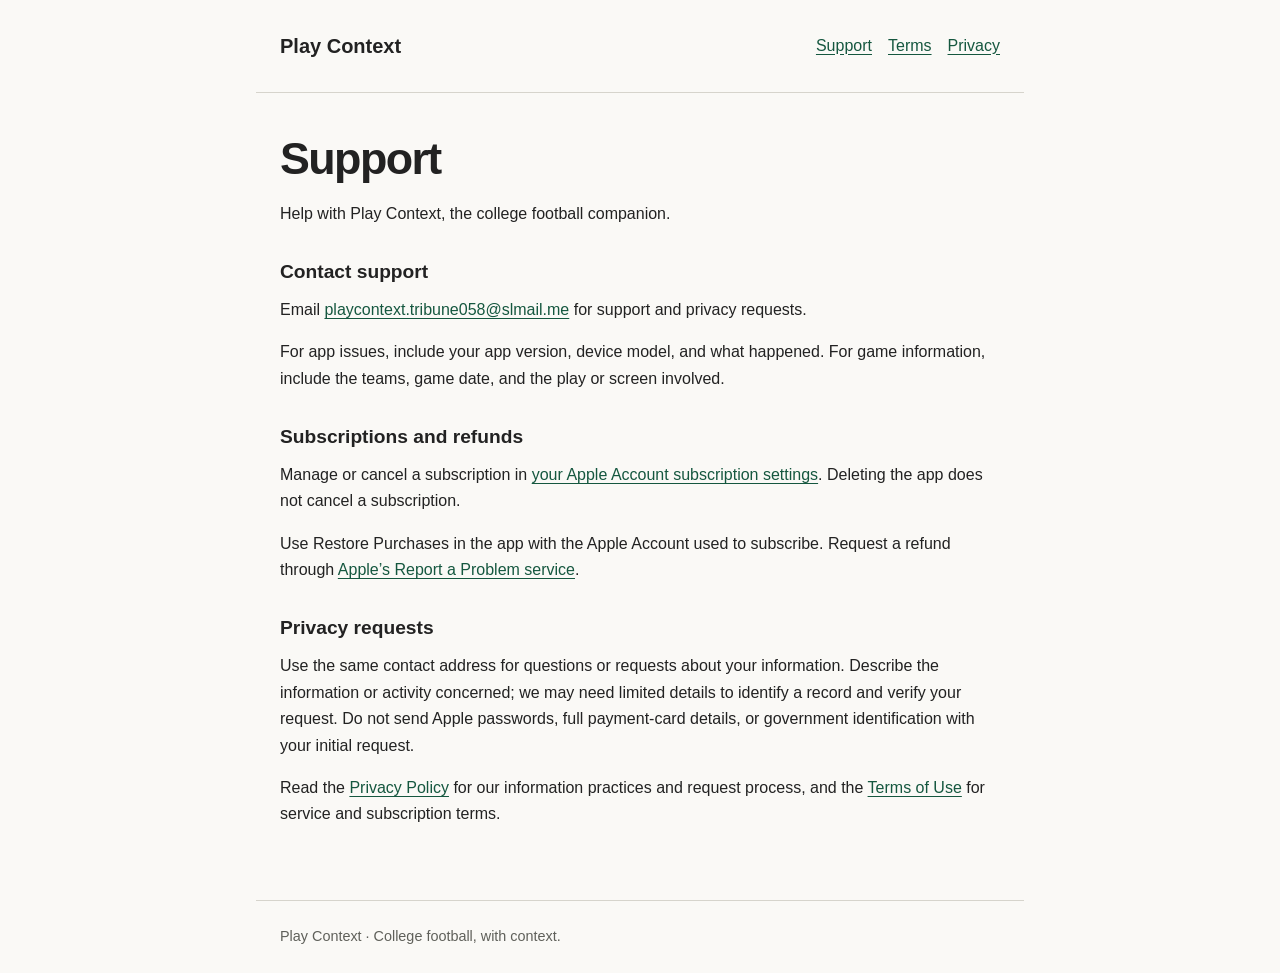
<file: index.html>
<!doctype html>
<html lang="en">
<head>
  <meta charset="utf-8">
  <meta name="viewport" content="width=device-width, initial-scale=1">
  <meta name="description" content="Support for Play Context, the college football companion.">
  <title>Support · Play Context</title>
  <link rel="stylesheet" href="styles.css">
</head>
<body>
  <a class="skip" href="#content">Skip to content</a>
  <header><a class="brand" href="index.html">Play Context</a>
    <nav aria-label="Main"><a href="index.html">Support</a><a href="terms.html">Terms</a><a href="privacy.html">Privacy</a></nav>
  </header>
  <main id="content">
    <h1>Support</h1>
    <p>Help with Play Context, the college football companion.</p>
    <section><h2>Contact support</h2><p>Email <a href="mailto:playcontext.tribune058@slmail.me">playcontext.tribune058@slmail.me</a> for support and privacy requests.</p><p>For app issues, include your app version, device model, and what happened. For game information, include the teams, game date, and the play or screen involved.</p></section>
    <section><h2>Subscriptions and refunds</h2><p>Manage or cancel a subscription in <a href="https://apps.apple.com/account/subscriptions">your Apple Account subscription settings</a>. Deleting the app does not cancel a subscription.</p><p>Use Restore Purchases in the app with the Apple Account used to subscribe. Request a refund through <a href="https://reportaproblem.apple.com/">Apple’s Report a Problem service</a>.</p></section>
    <section><h2>Privacy requests</h2><p>Use the same contact address for questions or requests about your information. Describe the information or activity concerned; we may need limited details to identify a record and verify your request. Do not send Apple passwords, full payment-card details, or government identification with your initial request.</p><p>Read the <a href="privacy.html">Privacy Policy</a> for our information practices and request process, and the <a href="terms.html">Terms of Use</a> for service and subscription terms.</p></section>
  </main>
  <footer>Play Context · College football, with context.</footer>
</body>
</html>
</file>
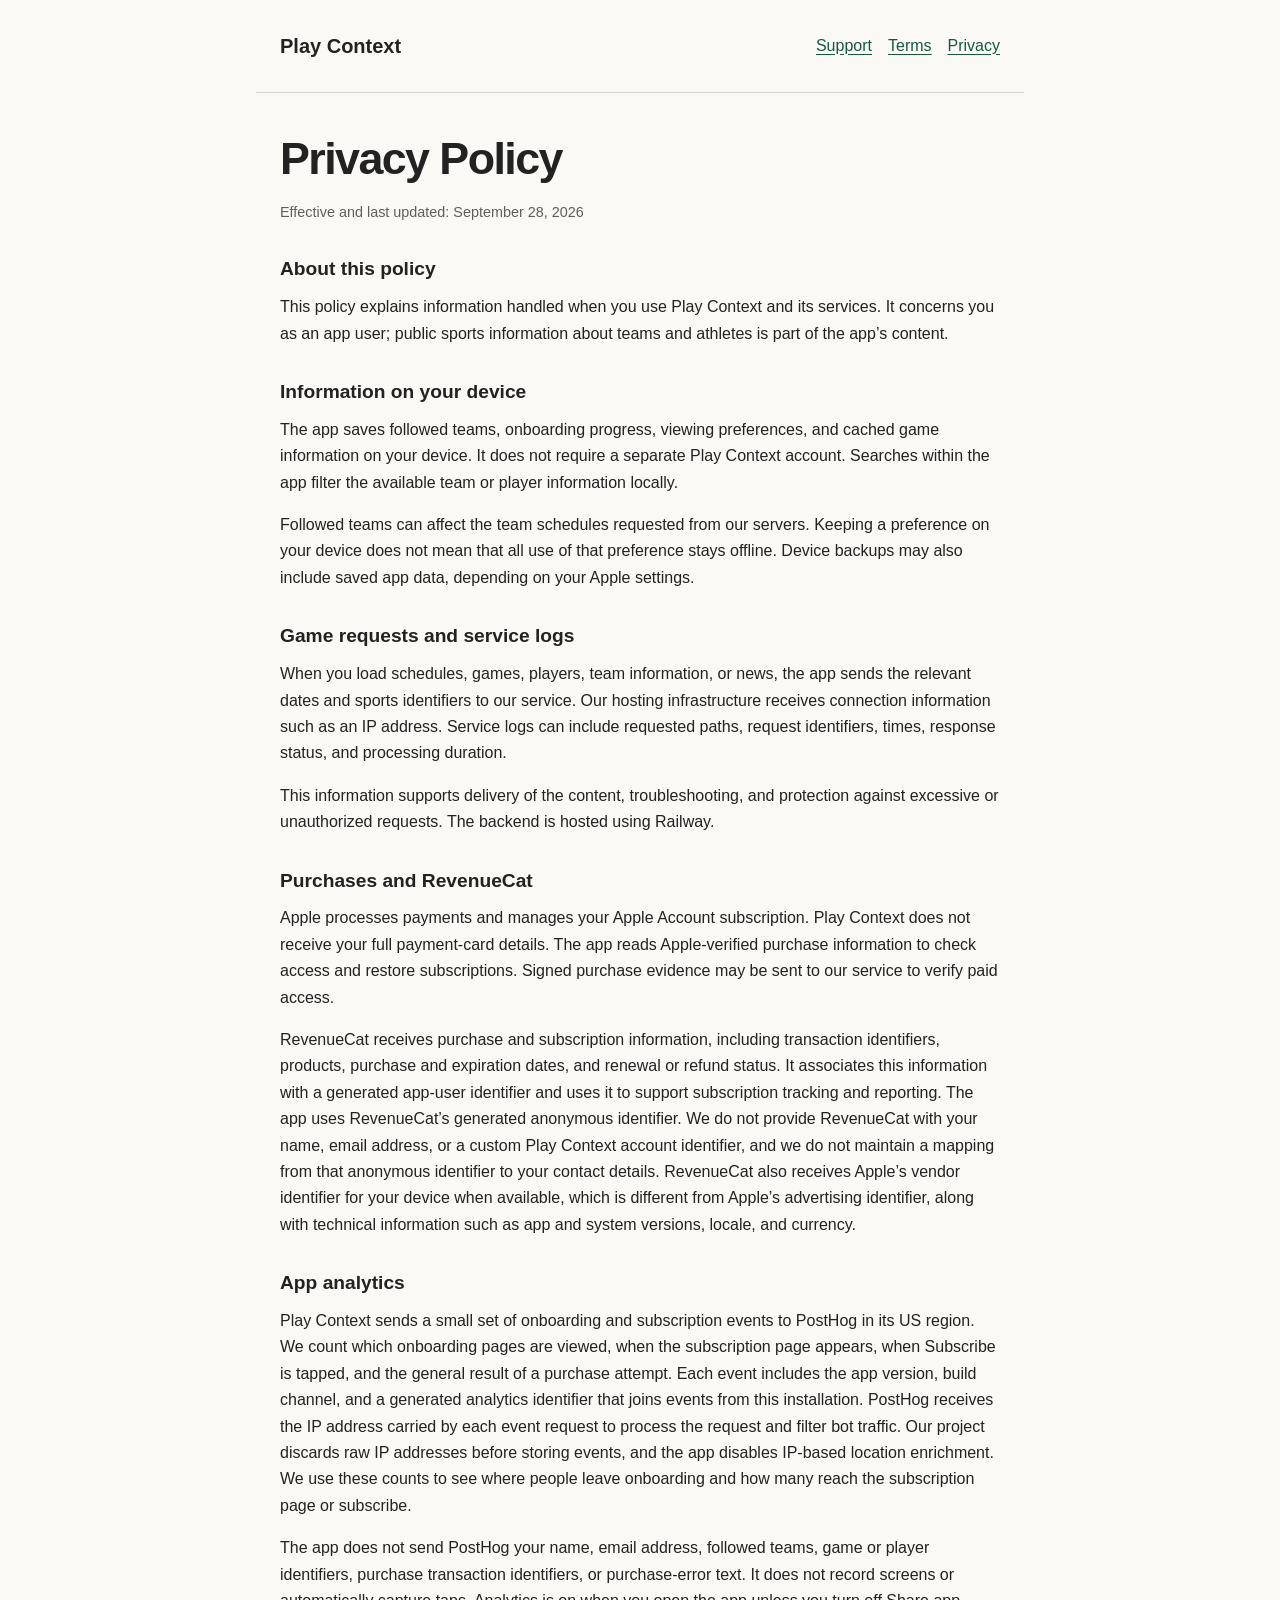
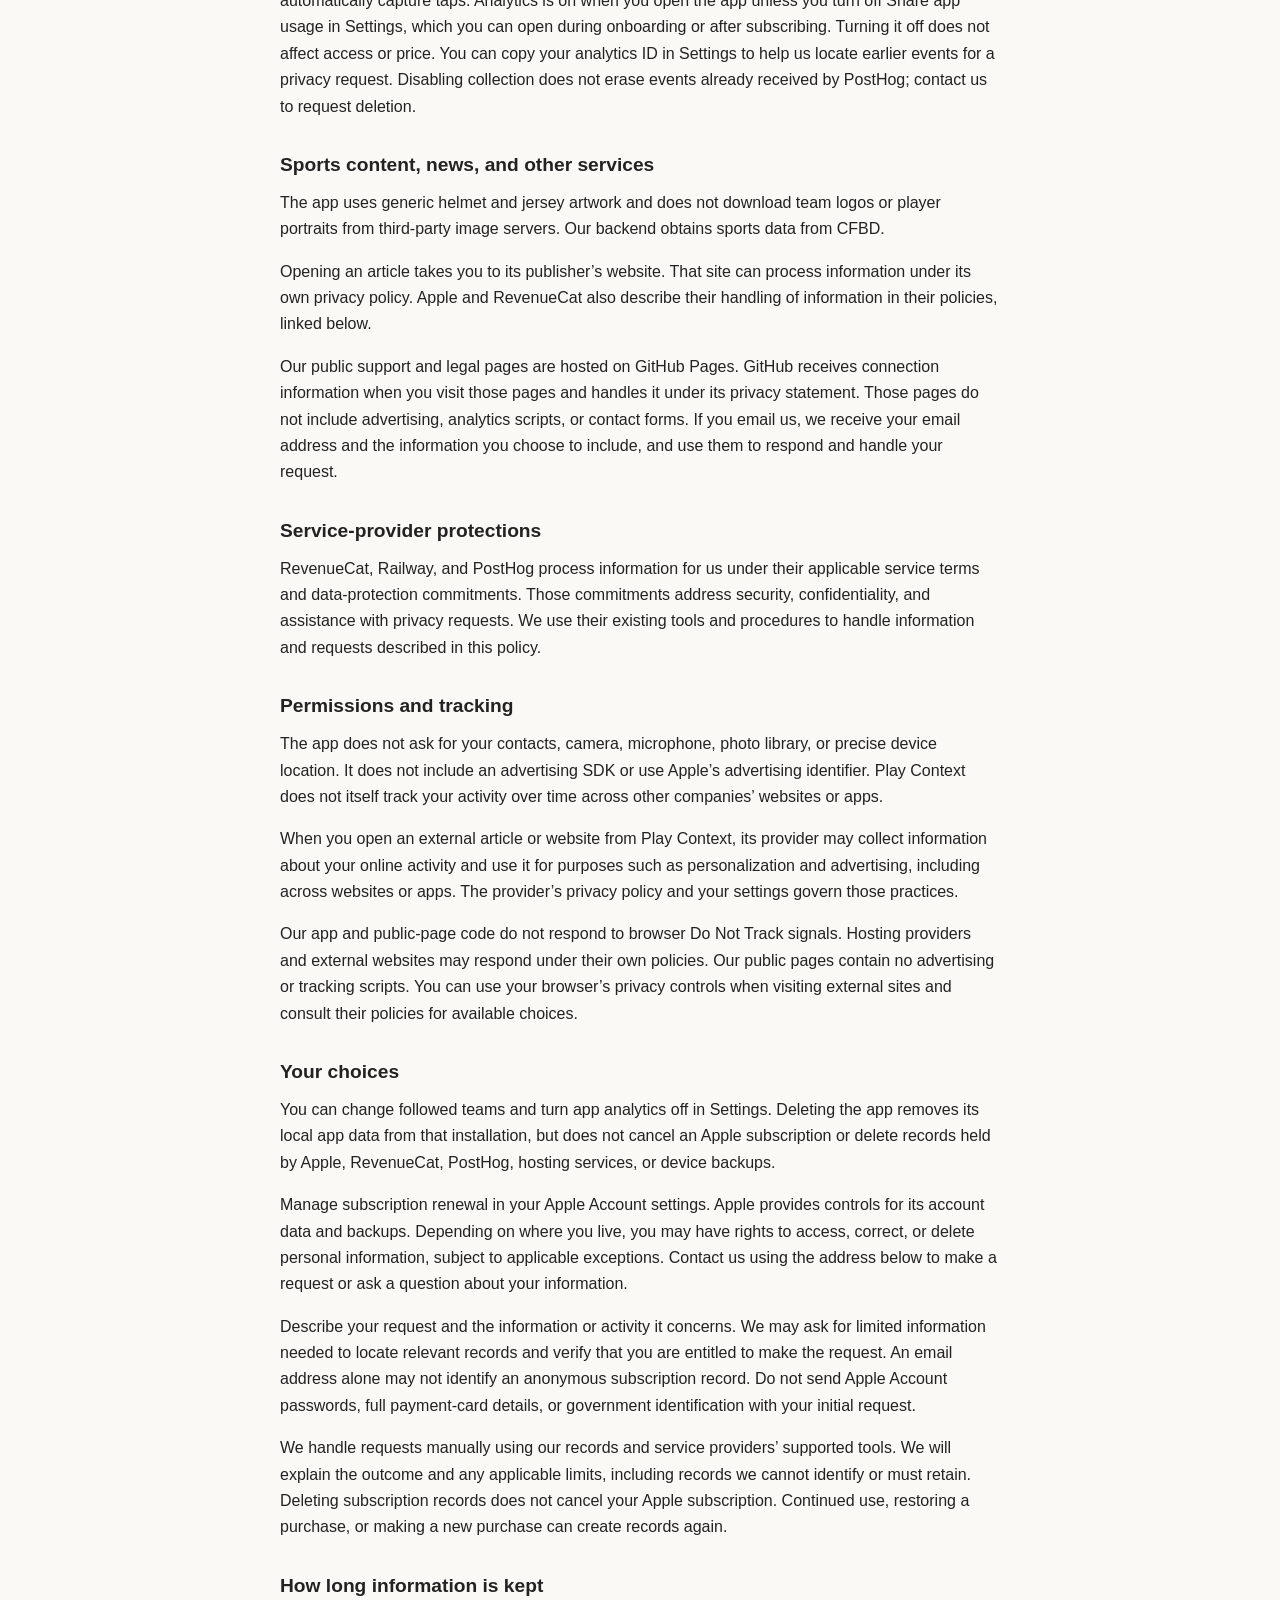
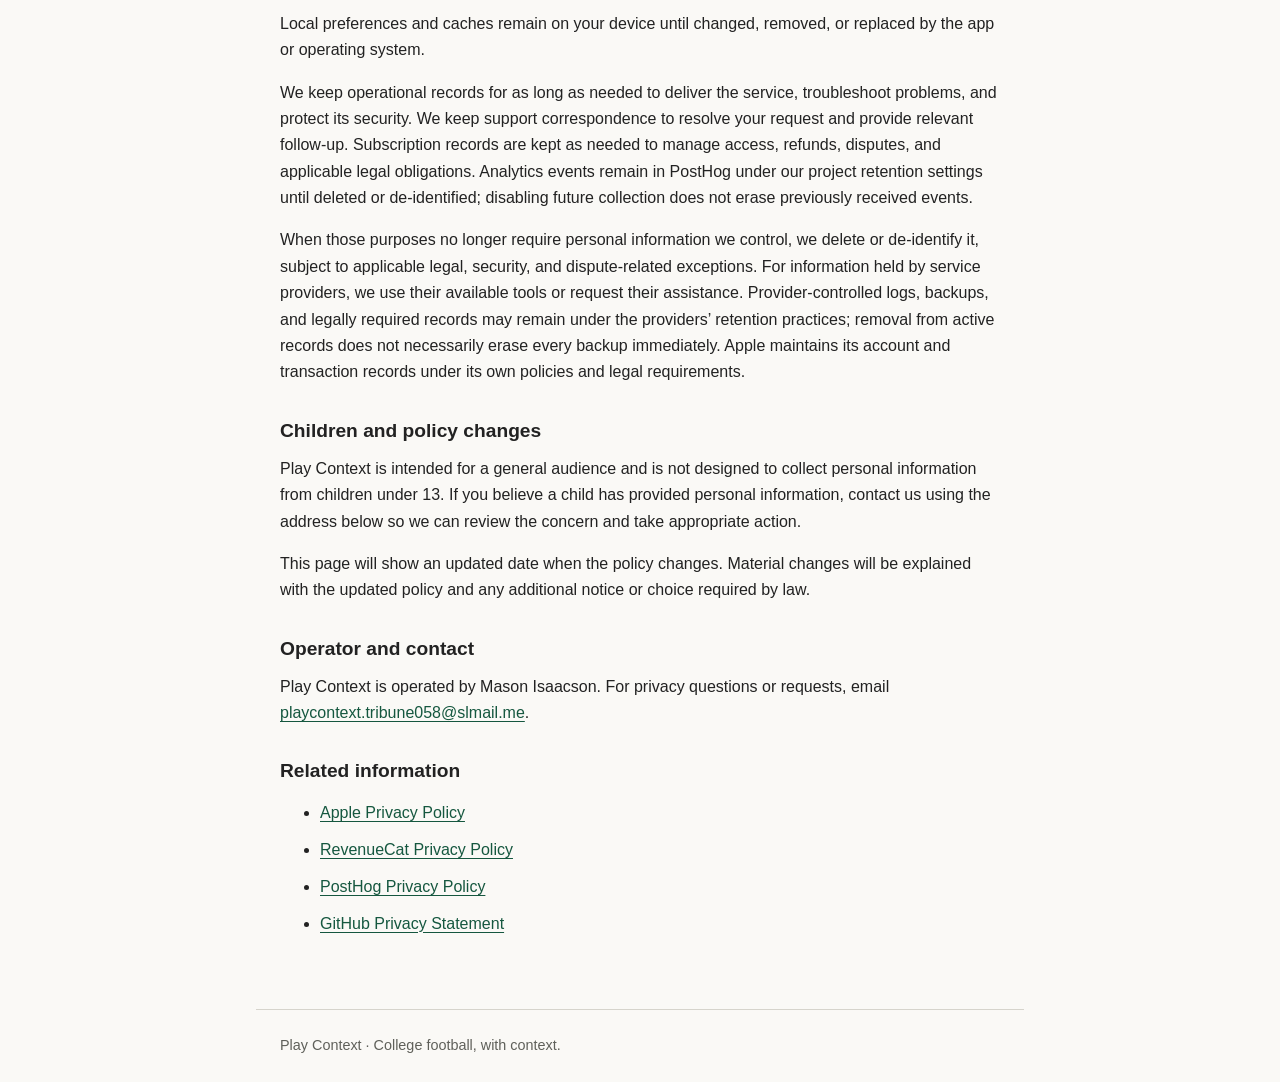
<file: privacy.html>
<!doctype html>
<html lang="en">
<head>
  <meta charset="utf-8">
  <meta name="viewport" content="width=device-width, initial-scale=1">
  <meta name="description" content="Privacy Policy for Play Context, the college football companion.">
  <title>Privacy Policy · Play Context</title>
  <link rel="stylesheet" href="styles.css">
</head>
<body>
  <a class="skip" href="#content">Skip to content</a>
  <header><a class="brand" href="index.html">Play Context</a>
    <nav aria-label="Main"><a href="index.html">Support</a><a href="terms.html">Terms</a><a href="privacy.html">Privacy</a></nav>
  </header>
  <main id="content">
    <h1>Privacy Policy</h1>
    <p class="updated">Effective and last updated: September 28, 2026</p>
    <section>
      <h2>About this policy</h2>
      <p>This policy explains information handled when you use Play Context and its services. It concerns you as an app user; public sports information about teams and athletes is part of the app’s content.</p>
    </section>
    <section>
      <h2>Information on your device</h2>
      <p>The app saves followed teams, onboarding progress, viewing preferences, and cached game information on your device. It does not require a separate Play Context account. Searches within the app filter the available team or player information locally.</p>
      <p>Followed teams can affect the team schedules requested from our servers. Keeping a preference on your device does not mean that all use of that preference stays offline. Device backups may also include saved app data, depending on your Apple settings.</p>
    </section>
    <section>
      <h2>Game requests and service logs</h2>
      <p>When you load schedules, games, players, team information, or news, the app sends the relevant dates and sports identifiers to our service. Our hosting infrastructure receives connection information such as an IP address. Service logs can include requested paths, request identifiers, times, response status, and processing duration.</p>
      <p>This information supports delivery of the content, troubleshooting, and protection against excessive or unauthorized requests. The backend is hosted using Railway.</p>
    </section>
    <section>
      <h2>Purchases and RevenueCat</h2>
      <p>Apple processes payments and manages your Apple Account subscription. Play Context does not receive your full payment-card details. The app reads Apple-verified purchase information to check access and restore subscriptions. Signed purchase evidence may be sent to our service to verify paid access.</p>
      <p>RevenueCat receives purchase and subscription information, including transaction identifiers, products, purchase and expiration dates, and renewal or refund status. It associates this information with a generated app-user identifier and uses it to support subscription tracking and reporting. The app uses RevenueCat’s generated anonymous identifier. We do not provide RevenueCat with your name, email address, or a custom Play Context account identifier, and we do not maintain a mapping from that anonymous identifier to your contact details. RevenueCat also receives Apple’s vendor identifier for your device when available, which is different from Apple’s advertising identifier, along with technical information such as app and system versions, locale, and currency.</p>
    </section>
    <section>
      <h2>App analytics</h2>
      <p>Play Context sends a small set of onboarding and subscription events to PostHog in its US region. We count which onboarding pages are viewed, when the subscription page appears, when Subscribe is tapped, and the general result of a purchase attempt. Each event includes the app version, build channel, and a generated analytics identifier that joins events from this installation. PostHog receives the IP address carried by each event request to process the request and filter bot traffic. Our project discards raw IP addresses before storing events, and the app disables IP-based location enrichment. We use these counts to see where people leave onboarding and how many reach the subscription page or subscribe.</p>
      <p>The app does not send PostHog your name, email address, followed teams, game or player identifiers, purchase transaction identifiers, or purchase-error text. It does not record screens or automatically capture taps. Analytics is on when you open the app unless you turn off Share app usage in Settings, which you can open during onboarding or after subscribing. Turning it off does not affect access or price. You can copy your analytics ID in Settings to help us locate earlier events for a privacy request. Disabling collection does not erase events already received by PostHog; contact us to request deletion.</p>
    </section>
    <section>
      <h2>Sports content, news, and other services</h2>
      <p>The app uses generic helmet and jersey artwork and does not download team logos or player portraits from third-party image servers. Our backend obtains sports data from CFBD.</p>
      <p>Opening an article takes you to its publisher’s website. That site can process information under its own privacy policy. Apple and RevenueCat also describe their handling of information in their policies, linked below.</p>
      <p>Our public support and legal pages are hosted on GitHub Pages. GitHub receives connection information when you visit those pages and handles it under its privacy statement. Those pages do not include advertising, analytics scripts, or contact forms. If you email us, we receive your email address and the information you choose to include, and use them to respond and handle your request.</p>
    </section>
    <section>
      <h2>Service-provider protections</h2>
      <p>RevenueCat, Railway, and PostHog process information for us under their applicable service terms and data-protection commitments. Those commitments address security, confidentiality, and assistance with privacy requests. We use their existing tools and procedures to handle information and requests described in this policy.</p>
    </section>
    <section>
      <h2>Permissions and tracking</h2>
      <p>The app does not ask for your contacts, camera, microphone, photo library, or precise device location. It does not include an advertising SDK or use Apple’s advertising identifier. Play Context does not itself track your activity over time across other companies’ websites or apps.</p>
      <p>When you open an external article or website from Play Context, its provider may collect information about your online activity and use it for purposes such as personalization and advertising, including across websites or apps. The provider’s privacy policy and your settings govern those practices.</p>
      <p>Our app and public-page code do not respond to browser Do Not Track signals. Hosting providers and external websites may respond under their own policies. Our public pages contain no advertising or tracking scripts. You can use your browser’s privacy controls when visiting external sites and consult their policies for available choices.</p>
    </section>
    <section>
      <h2>Your choices</h2>
      <p>You can change followed teams and turn app analytics off in Settings. Deleting the app removes its local app data from that installation, but does not cancel an Apple subscription or delete records held by Apple, RevenueCat, PostHog, hosting services, or device backups.</p>
      <p>Manage subscription renewal in your Apple Account settings. Apple provides controls for its account data and backups. Depending on where you live, you may have rights to access, correct, or delete personal information, subject to applicable exceptions. Contact us using the address below to make a request or ask a question about your information.</p>
      <p>Describe your request and the information or activity it concerns. We may ask for limited information needed to locate relevant records and verify that you are entitled to make the request. An email address alone may not identify an anonymous subscription record. Do not send Apple Account passwords, full payment-card details, or government identification with your initial request.</p>
      <p>We handle requests manually using our records and service providers’ supported tools. We will explain the outcome and any applicable limits, including records we cannot identify or must retain. Deleting subscription records does not cancel your Apple subscription. Continued use, restoring a purchase, or making a new purchase can create records again.</p>
    </section>
    <section>
      <h2>How long information is kept</h2>
      <p>Local preferences and caches remain on your device until changed, removed, or replaced by the app or operating system.</p>
      <p>We keep operational records for as long as needed to deliver the service, troubleshoot problems, and protect its security. We keep support correspondence to resolve your request and provide relevant follow-up. Subscription records are kept as needed to manage access, refunds, disputes, and applicable legal obligations. Analytics events remain in PostHog under our project retention settings until deleted or de-identified; disabling future collection does not erase previously received events.</p>
      <p>When those purposes no longer require personal information we control, we delete or de-identify it, subject to applicable legal, security, and dispute-related exceptions. For information held by service providers, we use their available tools or request their assistance. Provider-controlled logs, backups, and legally required records may remain under the providers’ retention practices; removal from active records does not necessarily erase every backup immediately. Apple maintains its account and transaction records under its own policies and legal requirements.</p>
    </section>
    <section>
      <h2>Children and policy changes</h2>
      <p>Play Context is intended for a general audience and is not designed to collect personal information from children under 13. If you believe a child has provided personal information, contact us using the address below so we can review the concern and take appropriate action.</p>
      <p>This page will show an updated date when the policy changes. Material changes will be explained with the updated policy and any additional notice or choice required by law.</p>
    </section>
    <section>
      <h2>Operator and contact</h2>
      <p>Play Context is operated by Mason Isaacson. For privacy questions or requests, email <a href="mailto:playcontext.tribune058@slmail.me">playcontext.tribune058@slmail.me</a>.</p>
    </section>
    <section><h2>Related information</h2><ul>
      <li><a href="https://www.apple.com/legal/privacy/">Apple Privacy Policy</a></li>
      <li><a href="https://www.revenuecat.com/privacy/">RevenueCat Privacy Policy</a></li>
      <li><a href="https://posthog.com/privacy">PostHog Privacy Policy</a></li>
      <li><a href="https://docs.github.com/en/site-policy/privacy-policies/github-general-privacy-statement">GitHub Privacy Statement</a></li>
    </ul></section>
  </main>
  <footer>Play Context · College football, with context.</footer>
</body>
</html>
</file>
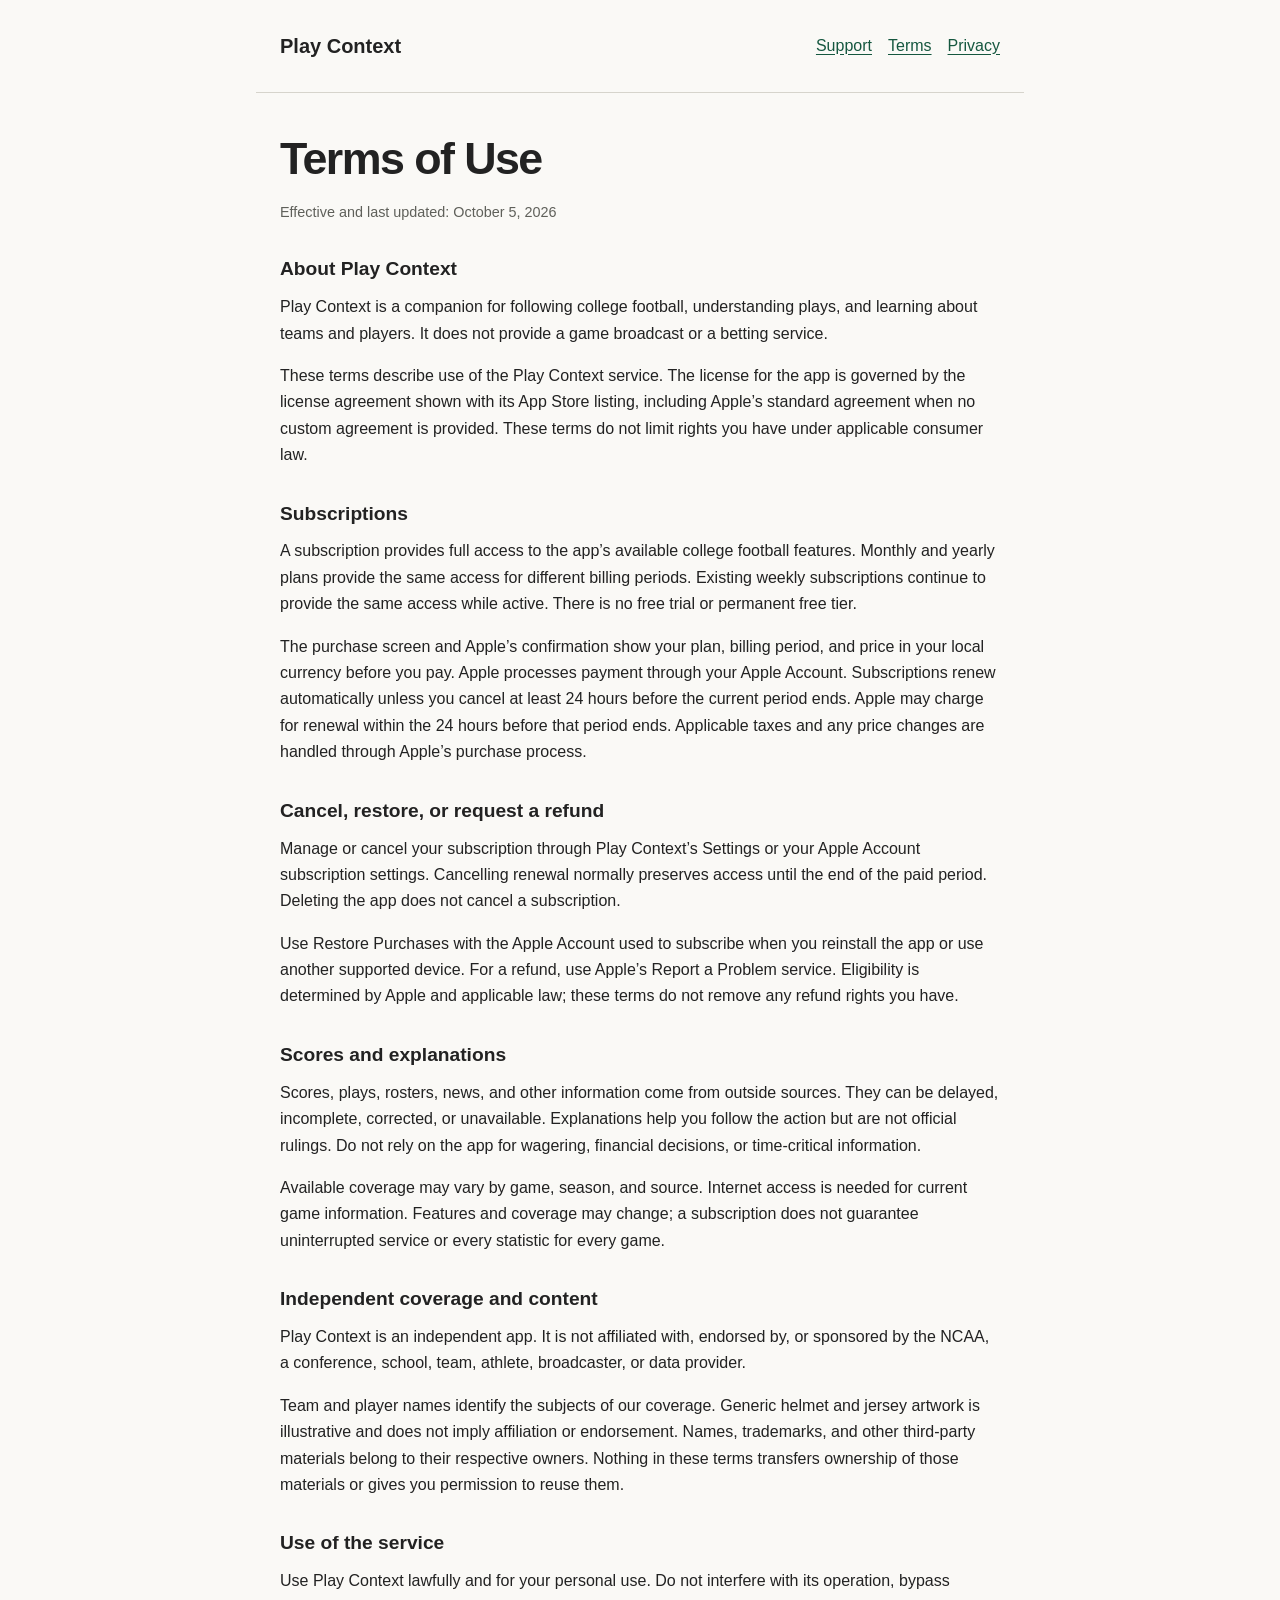
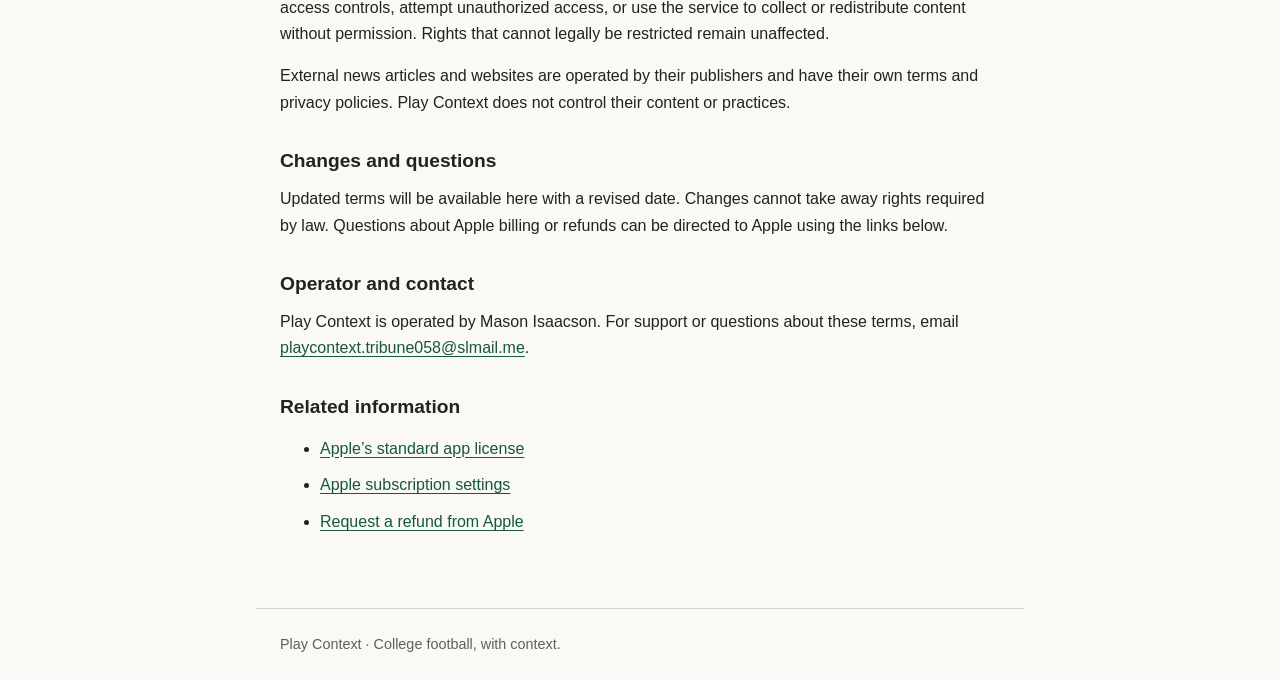
<file: terms.html>
<!doctype html>
<html lang="en">
<head>
  <meta charset="utf-8">
  <meta name="viewport" content="width=device-width, initial-scale=1">
  <meta name="description" content="Terms of Use for Play Context, the college football companion.">
  <title>Terms of Use · Play Context</title>
  <link rel="stylesheet" href="styles.css">
</head>
<body>
  <a class="skip" href="#content">Skip to content</a>
  <header><a class="brand" href="index.html">Play Context</a>
    <nav aria-label="Main"><a href="index.html">Support</a><a href="terms.html">Terms</a><a href="privacy.html">Privacy</a></nav>
  </header>
  <main id="content">
    <h1>Terms of Use</h1>
    <p class="updated">Effective and last updated: October 5, 2026</p>
    <section>
      <h2>About Play Context</h2>
      <p>Play Context is a companion for following college football, understanding plays, and learning about teams and players. It does not provide a game broadcast or a betting service.</p>
      <p>These terms describe use of the Play Context service. The license for the app is governed by the license agreement shown with its App Store listing, including Apple’s standard agreement when no custom agreement is provided. These terms do not limit rights you have under applicable consumer law.</p>
    </section>
    <section>
      <h2>Subscriptions</h2>
      <p>A subscription provides full access to the app’s available college football features. Monthly and yearly plans provide the same access for different billing periods. Existing weekly subscriptions continue to provide the same access while active. There is no free trial or permanent free tier.</p>
      <p>The purchase screen and Apple’s confirmation show your plan, billing period, and price in your local currency before you pay. Apple processes payment through your Apple Account. Subscriptions renew automatically unless you cancel at least 24 hours before the current period ends. Apple may charge for renewal within the 24 hours before that period ends. Applicable taxes and any price changes are handled through Apple’s purchase process.</p>
    </section>
    <section>
      <h2>Cancel, restore, or request a refund</h2>
      <p>Manage or cancel your subscription through Play Context’s Settings or your Apple Account subscription settings. Cancelling renewal normally preserves access until the end of the paid period. Deleting the app does not cancel a subscription.</p>
      <p>Use Restore Purchases with the Apple Account used to subscribe when you reinstall the app or use another supported device. For a refund, use Apple’s Report a Problem service. Eligibility is determined by Apple and applicable law; these terms do not remove any refund rights you have.</p>
    </section>
    <section>
      <h2>Scores and explanations</h2>
      <p>Scores, plays, rosters, news, and other information come from outside sources. They can be delayed, incomplete, corrected, or unavailable. Explanations help you follow the action but are not official rulings. Do not rely on the app for wagering, financial decisions, or time-critical information.</p>
      <p>Available coverage may vary by game, season, and source. Internet access is needed for current game information. Features and coverage may change; a subscription does not guarantee uninterrupted service or every statistic for every game.</p>
    </section>
    <section>
      <h2>Independent coverage and content</h2>
      <p>Play Context is an independent app. It is not affiliated with, endorsed by, or sponsored by the NCAA, a conference, school, team, athlete, broadcaster, or data provider.</p>
      <p>Team and player names identify the subjects of our coverage. Generic helmet and jersey artwork is illustrative and does not imply affiliation or endorsement. Names, trademarks, and other third-party materials belong to their respective owners. Nothing in these terms transfers ownership of those materials or gives you permission to reuse them.</p>
    </section>
    <section>
      <h2>Use of the service</h2>
      <p>Use Play Context lawfully and for your personal use. Do not interfere with its operation, bypass access controls, attempt unauthorized access, or use the service to collect or redistribute content without permission. Rights that cannot legally be restricted remain unaffected.</p>
      <p>External news articles and websites are operated by their publishers and have their own terms and privacy policies. Play Context does not control their content or practices.</p>
    </section>
    <section>
      <h2>Changes and questions</h2>
      <p>Updated terms will be available here with a revised date. Changes cannot take away rights required by law. Questions about Apple billing or refunds can be directed to Apple using the links below.</p>
    </section>
    <section>
      <h2>Operator and contact</h2>
      <p>Play Context is operated by Mason Isaacson. For support or questions about these terms, email <a href="mailto:playcontext.tribune058@slmail.me">playcontext.tribune058@slmail.me</a>.</p>
    </section>
    <section><h2>Related information</h2><ul>
      <li><a href="https://www.apple.com/legal/internet-services/itunes/dev/stdeula/">Apple’s standard app license</a></li>
      <li><a href="https://apps.apple.com/account/subscriptions">Apple subscription settings</a></li>
      <li><a href="https://reportaproblem.apple.com/">Request a refund from Apple</a></li>
    </ul></section>
  </main>
  <footer>Play Context · College football, with context.</footer>
</body>
</html>
</file>
<file: styles.css>
:root { color-scheme: light dark; font-family: -apple-system, BlinkMacSystemFont, "Segoe UI", sans-serif; line-height: 1.65; color: #222; background: #faf9f6; }
* { box-sizing: border-box; }
body { margin: 0; overflow-wrap: anywhere; }
header, main, footer { max-width: 48rem; margin: auto; padding: 1.5rem; }
header { display: flex; flex-wrap: wrap; gap: 1rem 2rem; align-items: center; justify-content: space-between; border-bottom: 1px solid #d6d4cc; }
a { color: #15573f; text-underline-offset: .2em; }
a:focus-visible { outline: 3px solid #986414; outline-offset: 4px; }
nav { display: flex; flex-wrap: wrap; gap: 1rem; }
nav a { display: inline-flex; align-items: center; min-height: 44px; }
.brand { font-weight: 750; font-size: 1.25rem; color: inherit; text-decoration: none; }
h1 { font-size: clamp(2rem, 6vw, 2.8rem); line-height: 1.15; letter-spacing: -.035em; margin: 1rem 0; }
h2 { font-size: 1.2rem; line-height: 1.35; margin: 0 0 .75rem; }
p { margin: 0 0 1rem; }
section { margin-top: 2rem; }
.updated, footer { color: #5f605a; font-size: .9rem; }
footer { border-top: 1px solid #d6d4cc; margin-top: 2rem; }
li { margin-block: .65rem; }
.skip { position: absolute; top: -10rem; left: 1rem; padding: .75rem; background: #faf9f6; z-index: 1; }
.skip:focus { top: 1rem; }
@media (prefers-color-scheme: dark) {
  :root { color: #eae9e5; background: #171918; }
  a { color: #a3d7bb; }
  header, footer { border-color: #444842; }
  .updated, footer { color: #b1b5ae; }
  .skip { background: #171918; }
}
@media print {
  :root { color: #000; background: #fff; }
  header, footer, .skip { display: none; }
  main { max-width: none; padding: 0; }
  h2 { break-after: avoid; }
}
</file>
